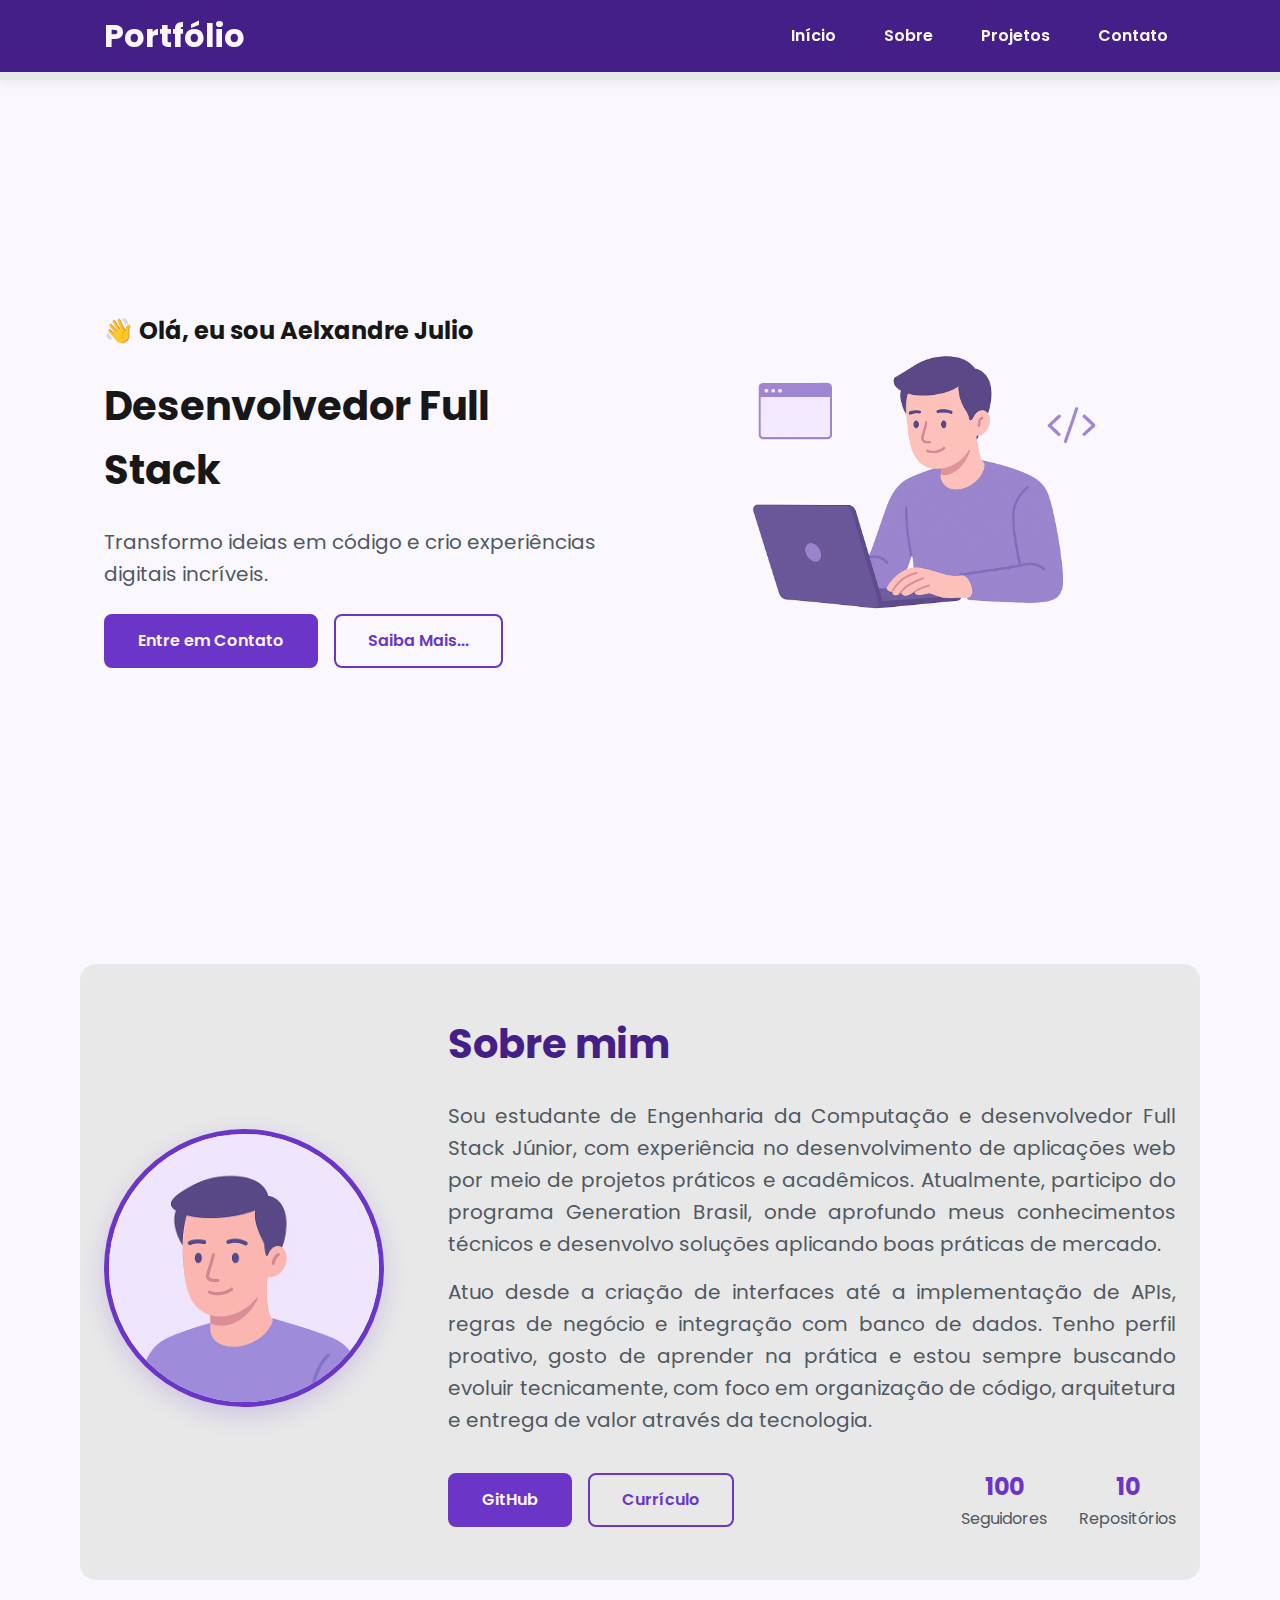
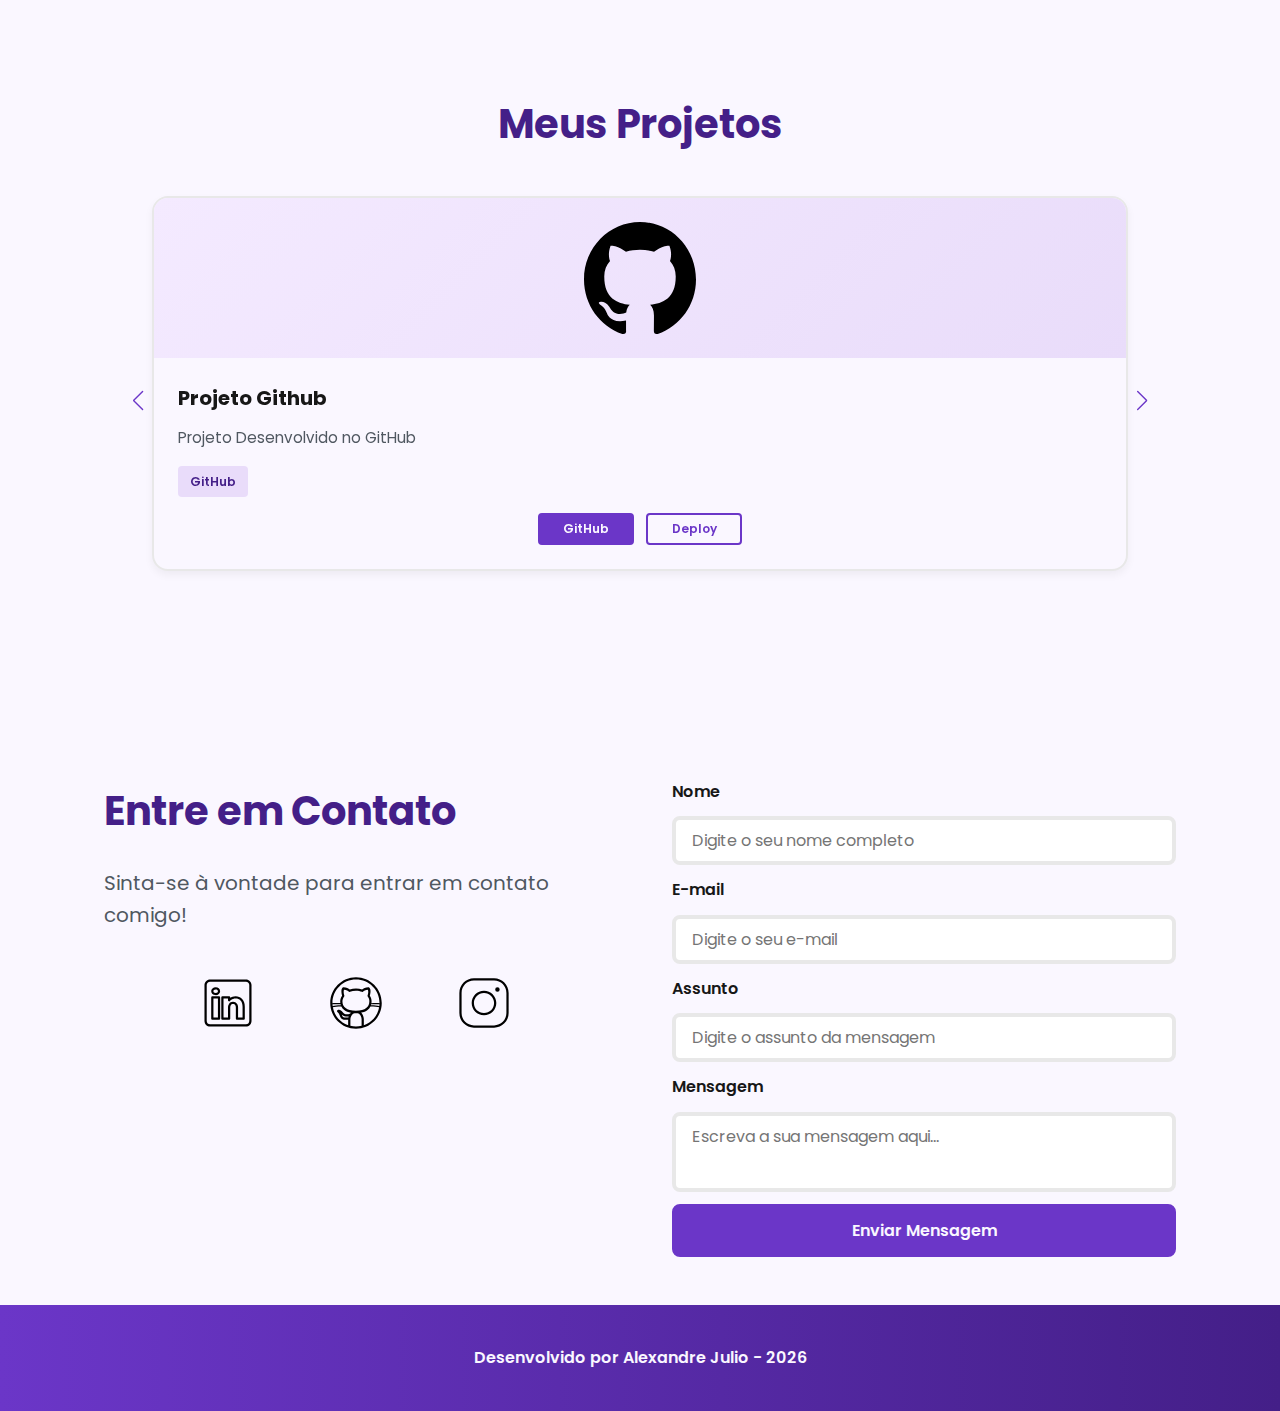
<file: index.html>
<!DOCTYPE html>
<html lang="pt-br">

<head>

    <!-- Fontes do Google -->
    <link rel="preconnect" href="https://fonts.googleapis.com">
    <link rel="preconnect" href="https://fonts.gstatic.com" crossorigin>

    <!-- Fonte do Google - Poppins -->
    <link href="https://fonts.googleapis.com/css2?family=Poppins&display=swap" rel="stylesheet">

    <meta charset="UTF-8">
    <meta name="viewport" content="width=device-width, initial-scale=1.0">
    <meta name="author" content="Generation Brasil">
    <meta 
        name="description"
        content="Portfólio da Generation Brasil, 
                desenvolvedor Full Stack especializado em criar experiências 
                digitais incríveis. Conheça meus projetos e entre em contato."
    >
    <meta name="robots" content="index, follow">

    <link rel="icon" type="image/svg+xml" href="./assets/img/favicon.svg">

    <!-- SWIPER CSS -->
    <link rel="stylesheet" href="https://cdn.jsdelivr.net/npm/swiper@11/swiper-bundle.min.css">

    <!-- Link para a Folha de Estilo da Página - CSS -->
    <link rel="stylesheet" href="./assets/css/style.css">

    <title>Portfólio Alexandre Julio</title>
</head>


<body>
    <!-- Cabeçalho da Página (header) -->
    <header>

        <div class="menu-content">

            <!-- TÍTULO -->
            <a href="index.html" id="titulo">Portfólio</a>

            <!-- MENU -->
            <nav>
                <ul class="menu-list">
                    <li><a href="#hero">Início</a></li>
                    <li><a href="#about">Sobre</a></li>
                    <li><a href="#projects">Projetos</a></li>
                    <li><a href="#contact">Contato</a></li>
                </ul>
            </nav>

        </div>

    </header>

    <!-- Seção Principal da Página (main) -->
    <main>

        <!-- Seção de Boas vindas -->
        <section id="hero" class="section-container hero-container">

            <!-- BOAS VINDAS -->
            <article class="hero-content">

                <span>👋 Olá, eu sou Aelxandre Julio</span>
                <h1>Desenvolvedor Full Stack</h1>
                <p>Transformo ideias em código e crio experiências digitais incríveis.</p>

                <div class="buttons-container">
                    <a href="#contact" class="botao">Entre em Contato</a>
                    <a href="#about" class="botao-outline">Saiba Mais...</a>
                </div>

            </article>

            <!-- IMAGEM -->
            <figure class="hero-image">
                <img src="./assets/img/foto_dev_man.svg" alt="Foto do autor." class="float-animation">
            </figure>

        </section>

        <!-- Seção Sobre o autor -->
        <section id="about" class="section-container about-container">

            <figure class="about-image">
                <img src="./assets/img/avatar_dev_man.svg" alt="Foto do perfil">
            </figure>

            <article class="about-content">
                <h2>Sobre mim</h2>
                <p>Sou estudante de Engenharia da Computação e desenvolvedor Full Stack Júnior, 
                    com experiência no desenvolvimento de aplicações web por meio de projetos práticos e acadêmicos. 
                    Atualmente, participo do programa Generation Brasil, 
                    onde aprofundo meus conhecimentos técnicos e desenvolvo soluções aplicando boas práticas de mercado.</p>
                <p>Atuo desde a criação de interfaces até a implementação de APIs, regras de negócio e integração com banco de dados. 
                    Tenho perfil proativo, gosto de aprender na prática e estou sempre buscando evoluir tecnicamente, 
                    com foco em organização de código, arquitetura e entrega de valor através da tecnologia.</p>

                <div class="about-buttons-data">
                    <div class="buttons-container">
                        <a href="#" target="_blank" class="botao">GitHub</a>
                        <a href="#" target="_blank" class="botao-outline">Currículo</a>
                    </div>

                    <div class="data-container">
                        <div class="data-item">
                            <span class="data-number">100</span>
                            <span class="data-label">Seguidores</span>
                        </div>
                        <div class="data-item">
                            <span class="data-number">10</span>
                            <span class="data-label">Repositórios</span>
                        </div>
                    </div>
                </div>
            </article>

        </section>

        <!-- Seção Projetos do autor -->
        <section id="projects" class="section-container projects-container">
            <h2>Meus Projetos</h2>

            <!-- Swiper Container -->
            <div class="swiper projects-swiper">
                <div class="swiper-wrapper">
                    <div class="swiper-slide">

                        <article class="project-card">
                            <div class="project-image">
                                <img src="./assets/icons/languages/github.svg" alt="Ícone GitHub" />
                            </div>

                            <div class="project-content">
                                <h3>Projeto Github</h3>
                                <p>Projeto Desenvolvido no GitHub</p>
                                <div class="project-tags">
                                    <span class="tag">GitHub</span>
                                </div>
                                <div class="project-buttons">
                                    <a href="#" target="_blank" class="botao botao-sm">
                                        GitHub
                                    </a>
                                    <a href="#" target="_blank" class="botao-outline botao-sm">
                                        Deploy
                                    </a>
                                </div>
                            </div>

                        </article>
                    </div>
                </div>

                <!-- Botões de navegação -->
                <div class="swiper-button-next"></div>
                <div class="swiper-button-prev"></div>

                <!-- Paginação -->
                <div class="swiper-pagination"></div>
            </div>
        </section>

        <!-- Seção Formulário de Contato e Redes Sociais -->
        <section id="contact" class="section-container contact-container">

            <!-- REDES SOCIAIS -->
            <article class="contact-info">
                <h2>Entre em Contato</h2>
                <p>Sinta-se à vontade para entrar em contato comigo!</p>

                <div class="social-container">
                    <a href="#" target="_blank" class="social-icon" aria-label="LinkedIn">
                        <img src="./assets/icons/social/linkedin.svg" alt="Link para o Linkedin">
                    </a>
                    <a href="#" target="_blank" class="social-icon" aria-label="GitHub">
                        <img src="./assets/icons/social/github.svg" alt="Link para o GitHub">
                    </a>
                    <a href="#" target="_blank" class="social-icon" aria-label="Instagram">
                        <img src="./assets/icons/social/instagram.svg" alt="Link para o Instagram">
                    </a>
                </div>
            </article>

            <!-- FORMULÁRIO -->
            <form id="formulario">

                <label for="nome">Nome</label>
                <input id="nome" name="nome" type="text" placeholder="Digite o seu nome completo">
                <span id="erro-nome"></span>

                <label for="email">E-mail</label>
                <input id="email" name="email" type="text" placeholder="Digite o seu e-mail">
                <span id="erro-email"></span>

                <label for="assunto">Assunto</label>
                <input id="assunto" name="assunto" type="text" placeholder="Digite o assunto da mensagem">
                <span id="erro-assunto"></span>

                <label for="mensagem">Mensagem</label>
                <textarea id="mensagem" name="mensagem" placeholder="Escreva a sua mensagem aqui..."></textarea>
                <span id="erro-mensagem"></span>

                <button class="botao" type="submit">Enviar Mensagem</button>
            </form>

        </section>

    </main>

    <!-- Rodapé da Página (footer) -->
    <footer>
        Desenvolvido por Alexandre Julio - 2026
    </footer>

</body>

</html>
</file>
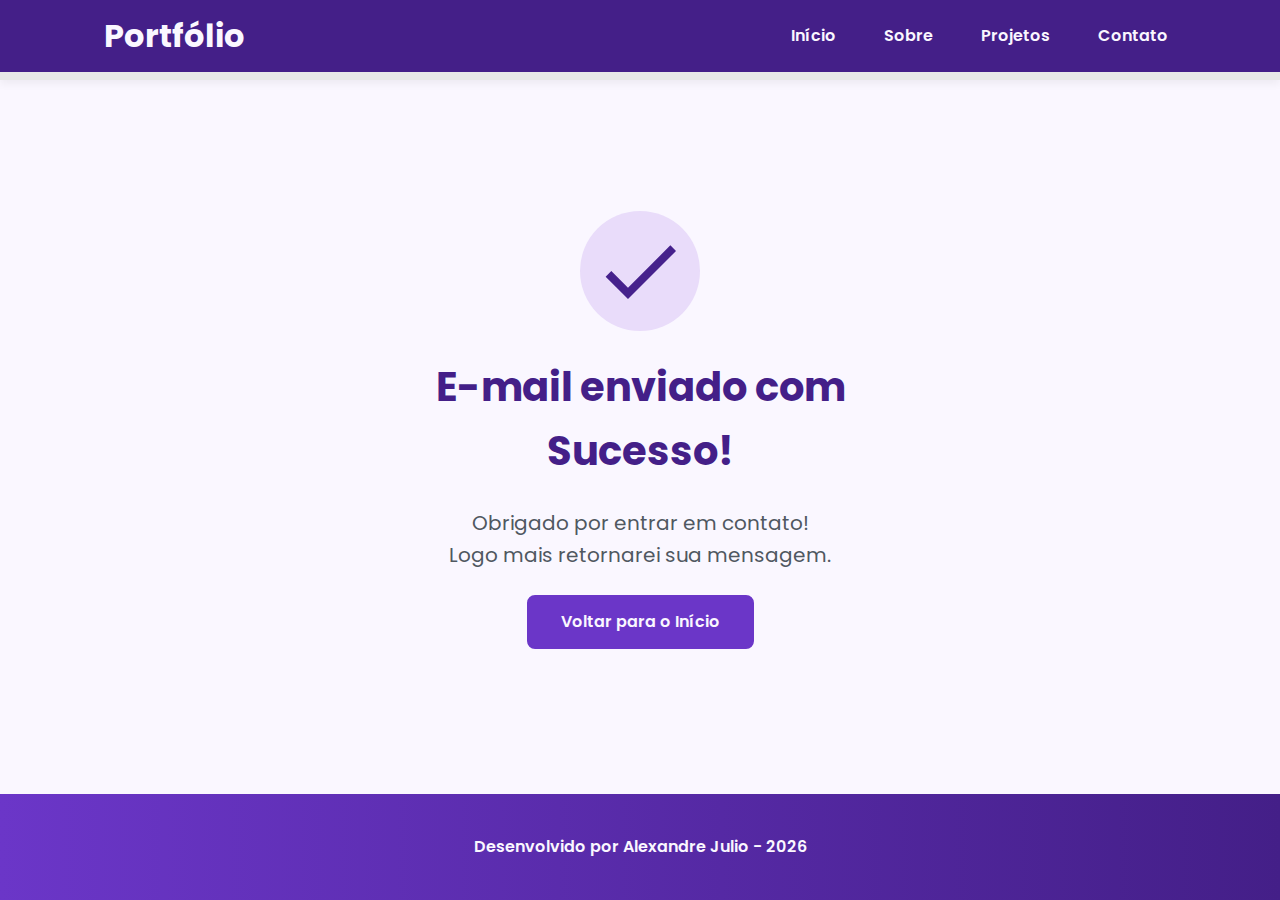
<file: sucess.html>
<!DOCTYPE html>
<html lang="pt-br">
<head>

    <!-- Fontes do Google -->
    <link rel="preconnect" href="https://fonts.googleapis.com">
    <link rel="preconnect" href="https://fonts.gstatic.com" crossorigin>

    <!-- Fonte do Google - Poppins -->
    <link href="https://fonts.googleapis.com/css2?family=Poppins&display=swap" rel="stylesheet">

    <meta charset="UTF-8">
    <meta name="viewport" content="width=device-width, initial-scale=1.0">
    <meta name="author" content="Generation Brasil">
    <meta 
        name="description"
        content="Portfólio da Generation Brasil, 
                desenvolvedor Full Stack especializado em criar experiências 
                digitais incríveis. Conheça meus projetos e entre em contato."
    >
    <meta name="robots" content="index, follow">

    <link rel="icon" type="image/svg+xml" href="./assets/img/favicon.svg">

    <!-- Link para a Folha de Estilo da Página - CSS -->
    <link rel="stylesheet" href="./assets/css/style.css">

    <title>Portfólio Alexandre Julio</title>
</head>


<body>

    <!-- Cabeçalho da Página (header) -->
    <header class="menu-container">
        <div class="menu-content">
            <a href="index.html" id="titulo">Portfólio</a>

            <nav>
                <ul class="menu-list">
                    <li><a href="index.html#hero">Início</a></li>
                    <li><a href="index.html#about">Sobre</a></li>
                    <li><a href="index.html#projects">Projetos</a></li>
                    <li><a href="index.html#contact">Contato</a></li>
                </ul>
            </nav>
        </div>
    </header>

    <!-- Seção Principal da Página (main) -->
    <main>
        
        <!-- Mensagem de Sucesso -->
        <section class="success-container">
            <article class="success-content">

                <figure class="success-icon">
                    <img src="./assets/img/success.svg" 
                        alt="Ilustração de sucesso" 
                        class="float-animation" width="20%"
                    >
                </figure>

                <h1>E-mail enviado com Sucesso!</h1>
                <h2>Obrigado por entrar em contato! <br> Logo mais retornarei sua mensagem.</h2>

                <a class="botao" href="index.html">Voltar para o Início</a>

            </article>
        </section>
        
    </main>

    <!-- Rodapé da Página (footer) -->
    <footer>
		Desenvolvido por Alexandre Julio - 2026
    </footer>

</body>

</html>
</file>
<file: assets/css/style.css>
* {
    margin: 0;
    padding: 0;
    box-sizing: border-box;
    font-family: 'Poppins', sans-serif;
    font-weight: 400;
    text-decoration: none;
    outline: none;
}

:root {
    --purple-50: #f4eaff;
    --purple-100: #e9dcfa;
    --purple-200: #cdb3f0;
    --purple-300: #b186e5;
    --purple-400: #9460db;
    --purple-500: #6b36c8;
    --purple-600: #5b2ca0;
    --purple-700: #4c2177;
    --purple-800: #441f88;
    --purple-900: #2a0e4d;

    --gray-200: #e8e8e8;
    --gray-400: #505861;
    --black: #171717;
    --white: #FAF7FF;

    --error: #e63946;

    --shadow-sm: 0 0.25rem 0.5rem rgba(0, 0, 0, 0.05);
    --shadow-md: 0 0.25rem 0.75rem rgba(107, 54, 200, 0.3);
    --shadow-lg: 0 0.5rem 1.5rem rgba(107, 54, 200, 0.2);

    --spacing-xs: 0.5rem;
    --spacing-sm: 1rem;
    --spacing-md: 1.5rem;
    --spacing-lg: 2rem;
    --spacing-xl: 3rem;
    --spacing-2xl: 4rem;

    --text-sm: 0.75rem;
    --text-base: 1rem;
    --text-lg: 1.25rem;
    --text-xl: 1.5rem;
    --text-2xl: 2rem;
    --text-3xl: 2.5rem;

    /* Border Radius */
    --radius-sm: 0.25rem;
    --radius-md: 0.5rem;
    --radius-lg: 1rem;
    --radius-xl: 2rem;
    --radius-full: 50%;

    /* Animação Padrão */
    --transition-default: all 0.3s ease;
}

html {
    scroll-behavior: smooth;
}

body {
    display: flex;
    flex-direction: column;
    min-height: 100vh;
    background-color: var(--white);
    line-height: 1.6;
    color: var(--black);
}

main {
    flex: 1;
}

.section-container {
    max-width: 70rem;
    margin: 0 auto;
    padding: var(--spacing-xl) var(--spacing-md);
    scroll-margin-top: 6rem;
}
/* Container para botões*/
.buttons-container {
    display: flex;
    gap: var(--spacing-sm);
}

/* Base comum para todos os botões*/
.botao,
.botao-outline {
    display: inline-block;
    padding: 0.75rem 2rem;
    border: 0.15rem solid transparent;
    border-radius: var(--radius-md);
    font-size: var(--text-base);
    font-weight: 600;
    text-align: center;
    cursor: pointer;
    transition: var(--transition-default);
}

/* Botão preenchido (primário) */
.botao {
    border-color: var(--purple-500);
    background-color: var(--purple-500);
    color: var(--white);
}

.botao:hover {
    border-color: var(--purple-800);
    background-color: var(--purple-800);
    box-shadow: var(--shadow-md);
    transform: translateY(-0.25rem);
}

/* Botão outline (secundário) */
.botao-outline {
    border-color: var(--purple-500);
    background-color: transparent;
    color: var(--purple-500);
}

.botao-outline:hover {
    border-color: var(--purple-500);
    background-color: var(--purple-500);
    color: var(--white);
    transform: translateY(-0.25rem);
}

/* Modificador para botões pequenos (usado em projetos) */
.botao.botao-sm,
.botao-outline.botao-sm {
    min-width: 6rem;
    padding: 0.25rem var(--spacing-sm);
    border-width: 0.125rem;
    border-radius: 0.25rem;
    font-size: var(--text-sm);
}

header {
    position: sticky;
    top: 0;
    z-index: 1000;
    width: 100%;
    height: 5rem;
    border-bottom: var(--spacing-xs) solid var(--gray-200);
    background-color: var(--purple-800);
    box-shadow: var(--shadow-sm);
}

header a {
    font-weight: 600;
    color: var(--white);
    transition: color 0.3s ease;
}

header a:hover {
    color: var(--purple-100);
}

#titulo {
    font-size: var(--text-2xl);
    font-weight: 700;
}

.menu-content {
    display: flex;
    justify-content: space-between;
    align-items: center;
    max-width: 70rem;
    height: 100%;
    margin: 0 auto;
    padding: 0 var(--spacing-md);
}

.menu-list {
    display: flex;
    gap: var(--spacing-lg);
    list-style: none;
}

.menu-list a {
    padding: var(--spacing-xs);
}

.hero-container {
    display: flex;
    align-items: center;
    gap: var(--spacing-2xl);
    min-height: calc(100vh - 5rem);
}

.hero-content {
    display: flex;
    flex: 1;
    flex-direction: column;
    gap: var(--spacing-md);
}

.hero-content span {
    font-size: var(--text-xl);
    font-weight: 700;
}

.hero-content h1 {
    font-size: var(--text-3xl);
    font-weight: 700;
}

.hero-content p,
.about-content p,
.contact-info p {
    font-size: var(--text-lg);
    color: var(--gray-400);
}

.hero-image {
    display: flex;
    flex: 1;
    justify-content: center;
}

.hero-image img {
    width: 100%;
    max-width: 100%;
    border-radius: var(--radius-xl);
}

/* Animação flutuante */
@keyframes float {

    0%,
    100% {
        transform: translateY(0);
    }

    50% {
        transform: translateY(-1.25rem);
    }
}

.float-animation {
    animation: float 3s ease-in-out infinite;
}

.about-container {
    display: flex;
    align-items: center;
    gap: var(--spacing-2xl);
    margin: var(--spacing-2xl) auto;
    border-radius: var(--radius-lg);
    background-color: var(--gray-200);
}

.about-image {
    flex: 0 0 17.5rem;
}

.about-image img {
    width: 100%;
    border: 0.35rem solid var(--purple-500);
    border-radius: var(--radius-full);
    box-shadow: var(--shadow-lg);
}

.about-content h2,
.projects-container h2,
.contact-info h2 {
    margin-bottom: var(--spacing-md);
    font-size: var(--text-3xl);
    font-weight: 700;
    color: var(--purple-800);
}

.about-content p {
    margin-bottom: var(--spacing-sm);
    text-align: justify;
}

.about-buttons-data {
    display: flex;
    justify-content: space-between;
    align-items: center;
    gap: var(--spacing-lg);
    margin-top: var(--spacing-lg);
}

.about-buttons-data .botao {
    margin-right: auto;
}

.data-container {
    display: flex;
    gap: var(--spacing-lg);
    margin-top: 0;
}

.data-item {
    display: flex;
    flex-direction: column;
    align-items: center;
}

.data-number {
    font-size: var(--text-xl);
    font-weight: 700;
    text-align: center;
    color: var(--purple-500);
}

.data-label {
    font-size: var(--text-base);
    text-align: center;
    color: var(--gray-400);
}

.projects-container {
    scroll-margin-top: 3rem;
    margin: var(--spacing-2xl) auto;
    text-align: center;
}

.projects-swiper {
    position: relative;
    width: 100%;
    padding: var(--spacing-sm) var(--spacing-xl) var(--spacing-xl);
    overflow: hidden;
}

/* Card de projetos */
.project-card {
    display: flex;
    flex-direction: column;
    width: 100%;
    height: 100%;
    border: 0.15rem solid var(--gray-200);
    border-radius: var(--radius-lg);
    background-color: var(--white);
    box-shadow: var(--shadow-sm);
    overflow: hidden;
    transition: var(--transition-default);
}

.project-card:hover {
    box-shadow: var(--shadow-lg);
}

.project-image {
    display: flex;
    align-items: center;
    justify-content: center;
    width: 100%;
    height: 10rem;
    background: linear-gradient(135deg, var(--purple-50) 0%, var(--purple-100) 100%);
}

.project-image img {
    width: 75%;
    height: 75%;
    max-width: 7rem;
    max-height: 7rem;
    object-fit: contain;
    transition: transform 0.3s ease;
}

.project-content {
    display: flex;
    flex: 1;
    flex-direction: column;
    padding: var(--spacing-md);
    text-align: left;
}

.project-content h3 {
    margin-bottom: 0.75rem;
    font-size: var(--text-lg);
    font-weight: 700;
}

.project-content p {
    flex: 1;
    margin-bottom: var(--spacing-sm);
    font-size: 0.95rem;
    color: var(--gray-400);
}

/* Tags de Tecnologias */
.project-tags {
    display: flex;
    flex-wrap: wrap;
    gap: var(--spacing-xs);
}

.tag {
    padding: 0.375rem 0.75rem;
    border-radius: var(--radius-sm);
    background-color: var(--purple-100);
    font-size: var(--text-sm);
    font-weight: 600;
    color: var(--purple-800);
}

/* Container - Botões do Card */
.project-buttons {
    display: flex;
    justify-content: center;
    align-items: center;
    gap: 0.75rem;
    margin-top: var(--spacing-sm);
}

.swiper-wrapper {
    align-items: stretch;
}

.swiper-slide {
    display: flex;
    height: auto;
}

/* Botões do Swiper (navegação) */
.swiper-button-next,
.swiper-button-prev {
    width: 3rem;
    height: 3rem;
}

.swiper-button-next:after,
.swiper-button-prev:after {
    font-size: var(--text-lg);
    color: var(--purple-500);
}

.swiper-button-next:hover:after,
.swiper-button-prev:hover:after {
    color: var(--purple-800);
}

/* Indicadores de paginação */
.swiper-pagination-bullet {
    width: 0.75rem;
    height: 0.75rem;
    background-color: var(--gray-200);
    opacity: 1;
}

.swiper-pagination-bullet-active {
    width: var(--spacing-lg);
    border-radius: var(--radius-sm);
    background-color: var(--purple-500);
}

.contact-container {
    display: grid;
    grid-template-columns: 1fr 1fr;
    gap: var(--spacing-2xl);
}

/* Redes Sociais */
.contact-info h2 {
    margin-bottom: var(--spacing-md);
}

.contact-info p {
    margin-bottom: var(--spacing-lg);
}

.social-container {
    display: flex;
    justify-content: center;
    gap: var(--spacing-xl);
}

.social-icon {
    width: 5rem;
    height: 5rem;
    padding: 0.75rem;
    border-radius: var(--radius-md);
    transition: var(--transition-default);
}

.social-icon img {
    width: 100%;
    filter: brightness(0) saturate(100%);
    transition: filter 0.3s ease;
}

.social-icon:hover img {
    filter: brightness(0) 
            saturate(100%) 
            invert(42%) 
            sepia(93%) 
            saturate(1352%) 
            hue-rotate(243deg) 
            brightness(79%) 
            contrast(91%);
}

/* Formulário */
form {
    display: flex;
    flex-direction: column;
    gap: 0.75rem;
}

form label {
    font-size: var(--text-base);
    font-weight: 600;
}

form input,
form textarea {
    width: 100%;
    padding: 0.5rem var(--spacing-sm);
    border: 0.25rem solid var(--gray-200);
    border-radius: var(--radius-md);
    font-family: inherit;
    font-size: var(--text-base);
    transition: border-color 0.3s ease;
}

form input:focus,
form textarea:focus {
    border-color: var(--purple-500);
    outline: none;
}

form textarea {
    min-height: 5rem;
    resize: none;
}

form span {
    margin-top: -0.75rem;
    font-size: var(--text-sm);
    color: var(--error);
}

footer {
    padding: 2.5rem;
    background: linear-gradient(to right, var(--purple-500), var(--purple-800));
    font-weight: 600;
    text-align: center;
    color: var(--white);
}

.success-container {
    display: flex;
    flex-direction: column;
    justify-content: center;
    align-items: center;
    width: 100%;
    min-height: calc(100vh - 12.5rem);
    padding: var(--spacing-xl) var(--spacing-md);
}

.success-content {
    display: flex;
    flex-direction: column;
    align-items: center;
    gap: var(--spacing-md);
    max-width: 37.5rem;
    text-align: center;
}

.success-content h1 {
    font-size: var(--text-3xl);
    font-weight: 700;
    color: var(--purple-800);
}

.success-content h2 {
    font-size: var(--text-lg);
    color: var(--gray-400);
}

.success-icon {
    display: flex;
    align-items: center;
    justify-content: center;
    width: 7.5rem;
    height: 7.5rem;
    border-radius: var(--radius-full);
    background-color: var(--purple-100);
}

.success-icon img {
    width: 6rem;
    height: 6rem;
    filter: brightness(0) 
            saturate(100%) 
            invert(11%) 
            sepia(69%) 
            saturate(3759%) 
            hue-rotate(256deg) 
            brightness(101%) 
            contrast(96%);
}


@media screen and (max-width: 1024px) {
   
    /* Layout */
    .section-container {
        padding: var(--spacing-lg) var(--spacing-md);
    }

    /* Tipografia */
    .section-container h1 {
        font-size: var(--text-3xl);
    }

    .section-container h2 {
        font-size: var(--text-2xl);
    }

    .section-container p  {
        font-size: var(--text-base);
    }

    .section-container span {
        font-size: var(--text-lg);
    }

    .success-content h1 {
        font-size: var(--text-3xl);
    }

    .success-content h2 {
        font-size: var(--text-xl);
    }

    /* Header - Oculta menu em telas pequenas */
    @media (max-width: 768px) {
        .menu-list {
            display: none;
        }
    }

    /* Hero */
    .hero-container {
        flex-direction: column-reverse;
        gap: var(--spacing-lg);
        min-height: 60vh;
        text-align: center;
    }

    .hero-content,
    .hero-image {
        width: 90%;
    }

    .hero-image img {
        object-fit: cover;
    }

    .buttons-container {
        justify-content: center;
        width: 100%;
    }

    .hero-container .botao,
    .hero-container .botao-outline {
        padding: 0.75rem 1.5rem;
        font-size: 0.95rem;
        white-space: nowrap;
    }

    /* About */
    .about-container {
        flex-direction: column;
        gap: var(--spacing-md);
        margin: var(--spacing-lg);
        padding: var(--spacing-lg);
    }

    .about-image {
        flex: 0 0 auto;
        width: 100%;
        display: flex;
        justify-content: center;
    }

    .about-image img {
        max-width: 16rem;
        width: 100%;
    }

    .about-content {
        width: 100%;
    }

    .about-buttons-data {
        flex-direction: column;
        gap: var(--spacing-md);
        align-items: stretch;
    }

    .about-buttons-data .botao {
        margin-right: 0;
    }

    .data-container {
        justify-content: center;
        width: 100%;
    }

    /* Projects */
    .projects-container {
        margin: var(--spacing-lg) auto 0;
    }

    .projects-swiper {
        margin: 0;
        padding: var(--spacing-sm) var(--spacing-lg) 2.5rem;
    }

    .project-card {
        width: 100%;
        height: 30rem;
        min-height: 30rem;
        max-height: 30rem;
        max-width: 100%;
    }

    .project-content {
        display: flex;
        flex-direction: column;
        justify-content: space-between;
        height: 100%;
    }

    .project-content p {
        flex: 1;
        overflow: hidden;
    }

    .project-tags {
        min-height: 2.5rem;
        align-items: flex-start;
    }

    .swiper-wrapper {
        align-items: stretch;
    }

    .swiper-slide {
        display: flex;
        justify-content: center;
        align-items: stretch;
        height: auto;
    }

    .swiper-button-next,
    .swiper-button-prev {
        display: none;
    }

    /* Contact */
    .contact-container {
        grid-template-columns: 1fr;
        gap: var(--spacing-lg);
        width: 90%;
        margin: 0 auto;
    }

    /* Success Page */
    .success-container {
        padding: var(--spacing-xl) var(--spacing-md);
        min-height: calc(100vh - 10rem);
    }

    .success-content {
        gap: var(--spacing-lg);
        max-width: 35rem;
    }

    .success-icon {
        width: 6rem;
        height: 6rem;
    }

    .success-icon img {
        width: 5rem;
        height: 5rem;
    }
}

@media screen and (max-width: 480px) {

    /* Layout */
    .section-container {
        padding: var(--spacing-md) var(--spacing-sm);
    }

    /* Tipografia Mobile */
    .section-container h1 {
        font-size: var(--text-xl);
    }

    .section-container h2 {
        font-size: var(--text-xl);
    }

    .section-container p {
        font-size: var(--text-base);
    }

    .section-container span {
        font-size: var(--text-lg);
    }

    .success-content h1 {
        font-size: var(--text-xl);
    }

    .success-content h2 {
        font-size: var(--text-base);
    }

    /* Header */
    #titulo {
        font-size: var(--text-xl);
    }

    .menu-list {
        display: none;
    }

    /* Hero */
    .hero-container {
        gap: var(--spacing-sm);
    }

    .hero-content {
        gap: var(--spacing-xs);
        width: 100%;
    }

    .buttons-container {
        flex-direction: column;
        gap: 0.75rem;
        width: 100%;
    }

    .buttons-container .botao,
    .buttons-container .botao-outline {
        width: 100%;
    }

    .hero-container .botao,
    .hero-container .botao-outline {
        padding: 0.75rem 1rem;
        font-size: 0.95rem;
        white-space: nowrap;
    }

    .hero-image {
        width: 100%;
    }

    .hero-image img {
        max-width: 20rem;
    }

    /* About */
    .about-container {
        margin: var(--spacing-lg) 0.5rem;
        padding: var(--spacing-md);
    }

    .about-image img {
        max-width: 14rem;
    }

    .about-buttons-data .botao,
    .about-buttons-data .botao-outline {
        width: 100%;
        padding: 0.75rem var(--spacing-lg);
        font-size: var(--text-base);
        text-align: center;
    }

    .data-number {
        font-size: var(--text-lg);
    }

    .data-label {
        font-size: var(--text-sm);
    }

    /* Projects */
    .projects-container {
        margin: var(--spacing-lg) auto 0;
    }

    .projects-swiper {
        position: relative;
        margin: 0;
        padding: var(--spacing-sm) 0 2rem 0;
        overflow: visible;
    }

    .project-card {
        width: 100%;
        height: 20rem;
        max-width: 20rem;
    }

    .project-image {
        height: 10rem;
    }

    .project-content {
        padding: var(--spacing-md);
    }

    .project-content h3 {
        font-size: 1.25rem;
    }

    .project-content p {
        font-size: 0.95rem;
    }

    /* Contact */
    .contact-container {
        width: 100%;
    }

    .contact-info p {
        margin-bottom: var(--spacing-md);
    }

    .social-container {
        flex-wrap: wrap;
        gap: var(--spacing-lg);
        margin-bottom: var(--spacing-xs);
    }

    .social-icon {
        width: 4rem;
        height: 4rem;
    }

    /* Formulário */
    form {
        gap: var(--spacing-sm);
    }

    form label {
        font-size: 0.95rem;
    }

    form input,
    form textarea {
        padding: 0.75rem;
        font-size: var(--text-base);
    }

    form button {
        padding: 0.75rem var(--spacing-md);
        font-size: var(--text-base);
    }

    /* Footer */
    footer {
        padding: var(--spacing-md) var(--spacing-sm);
        font-size: var(--text-sm);
    }
    
    /* Success Page */
    .success-container {
        padding: var(--spacing-lg) var(--spacing-sm);
        min-height: calc(100vh - 8rem);
    }

    .success-content {
        gap: var(--spacing-md);
        max-width: 100%;
        padding: 0 var(--spacing-sm);
    }

    .success-icon {
        width: 5rem;
        height: 5rem;
    }

    .success-icon img {
        width: 4rem;
        height: 4rem;
    }

    .success-content .botao {
        width: 100%;
        max-width: 20rem;
        padding: 0.75rem var(--spacing-lg);
    }

}
</file>
